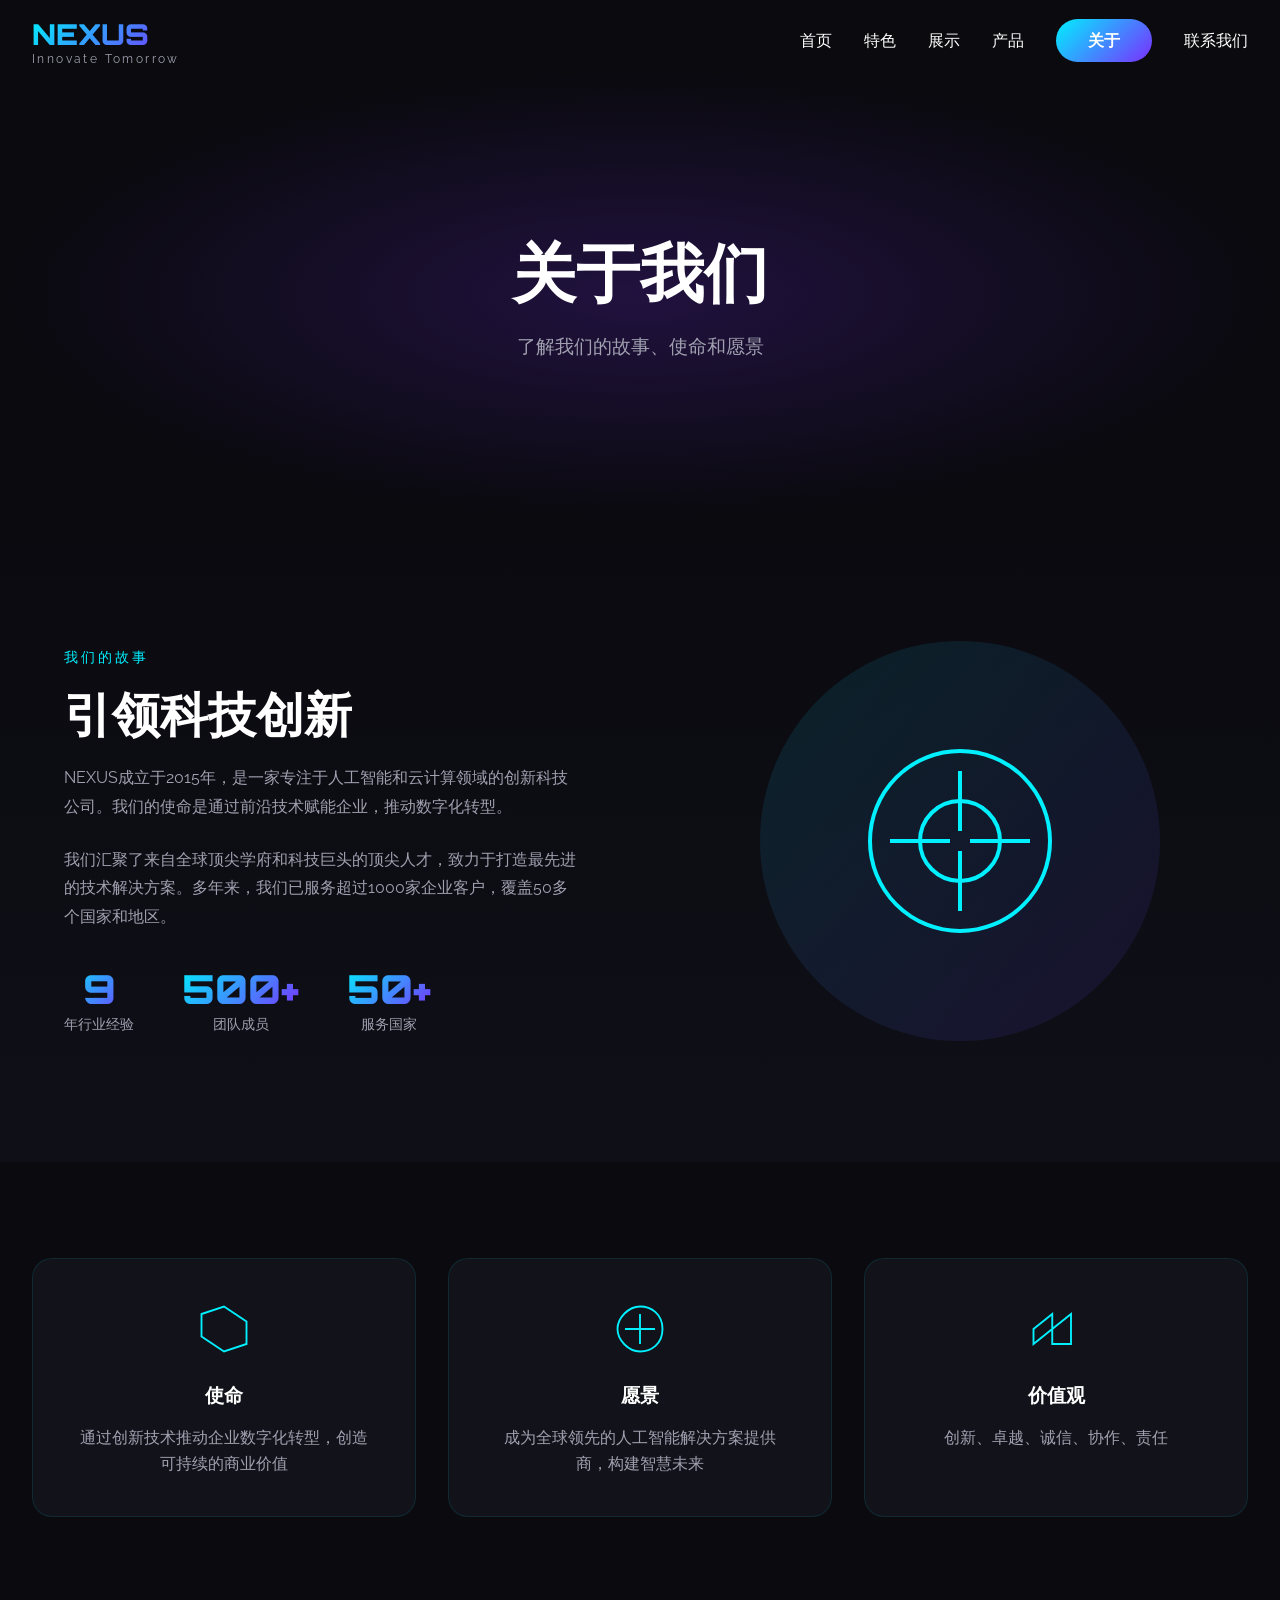
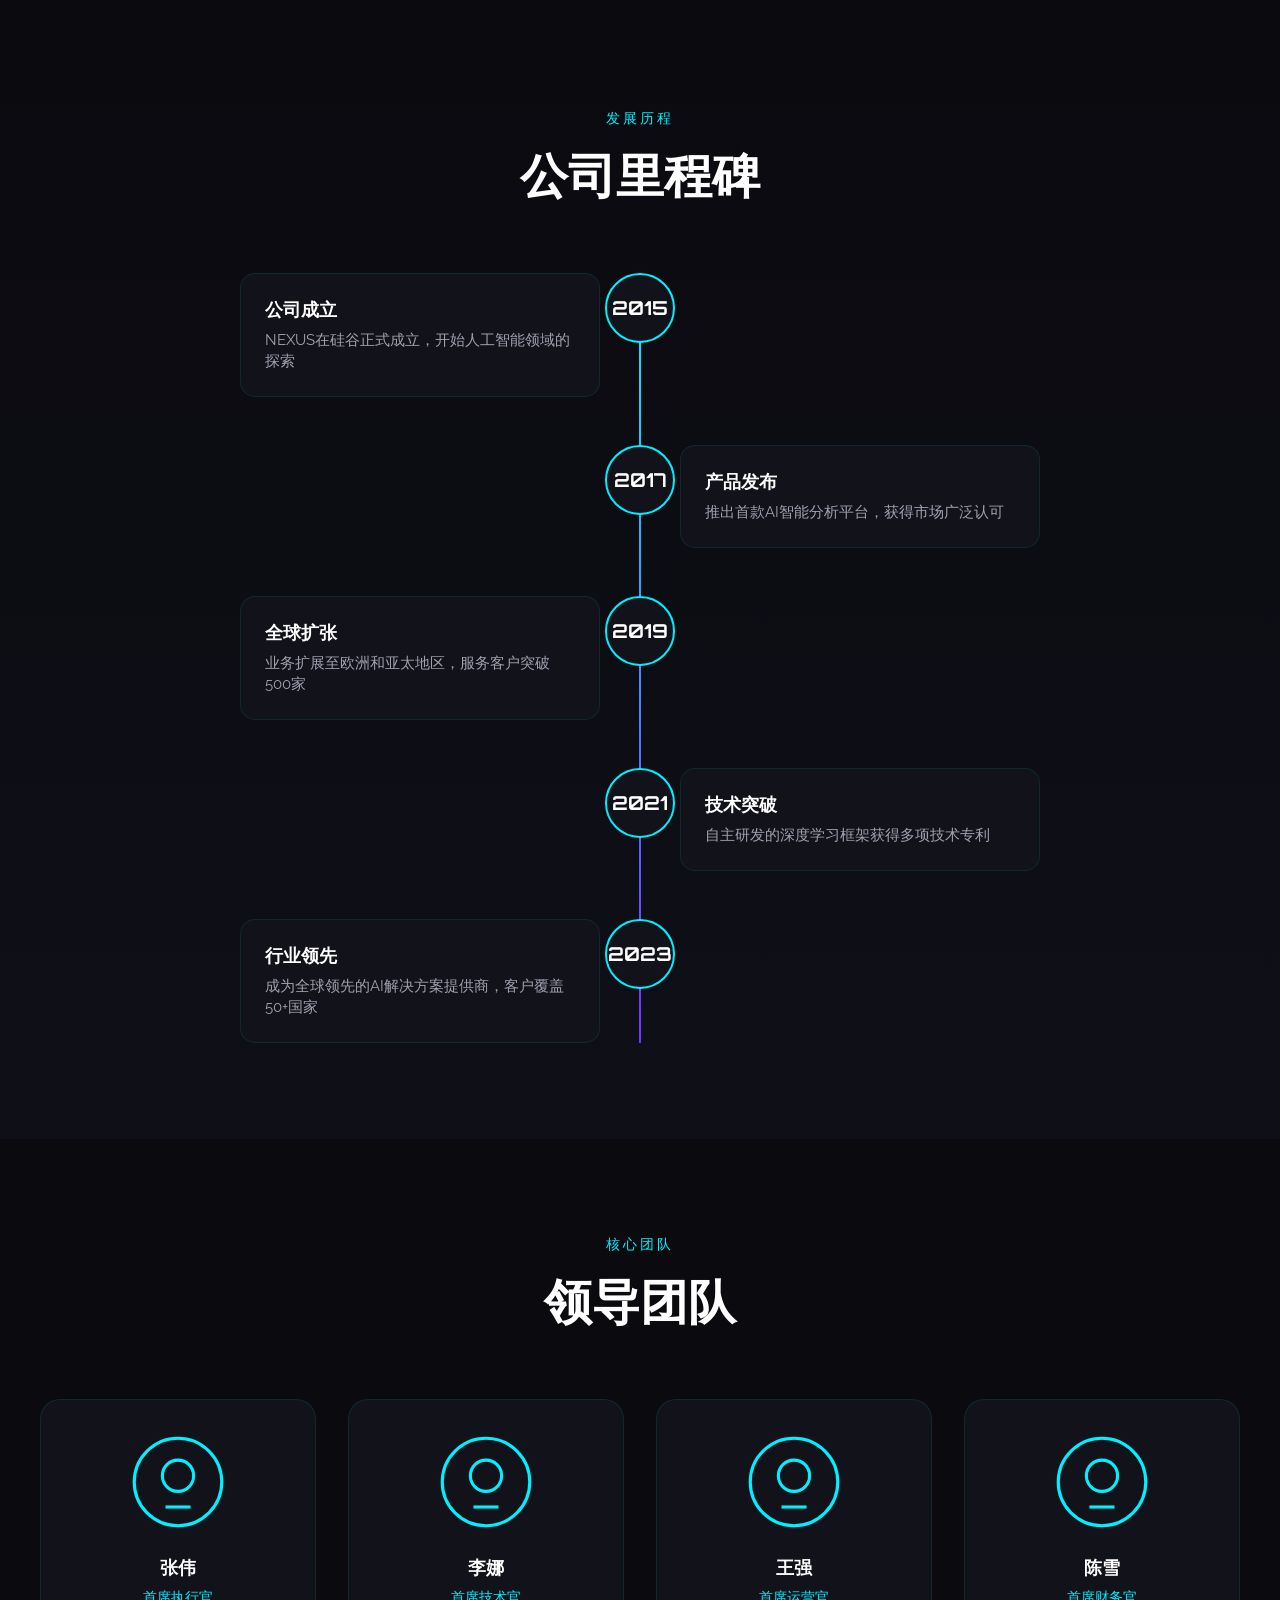
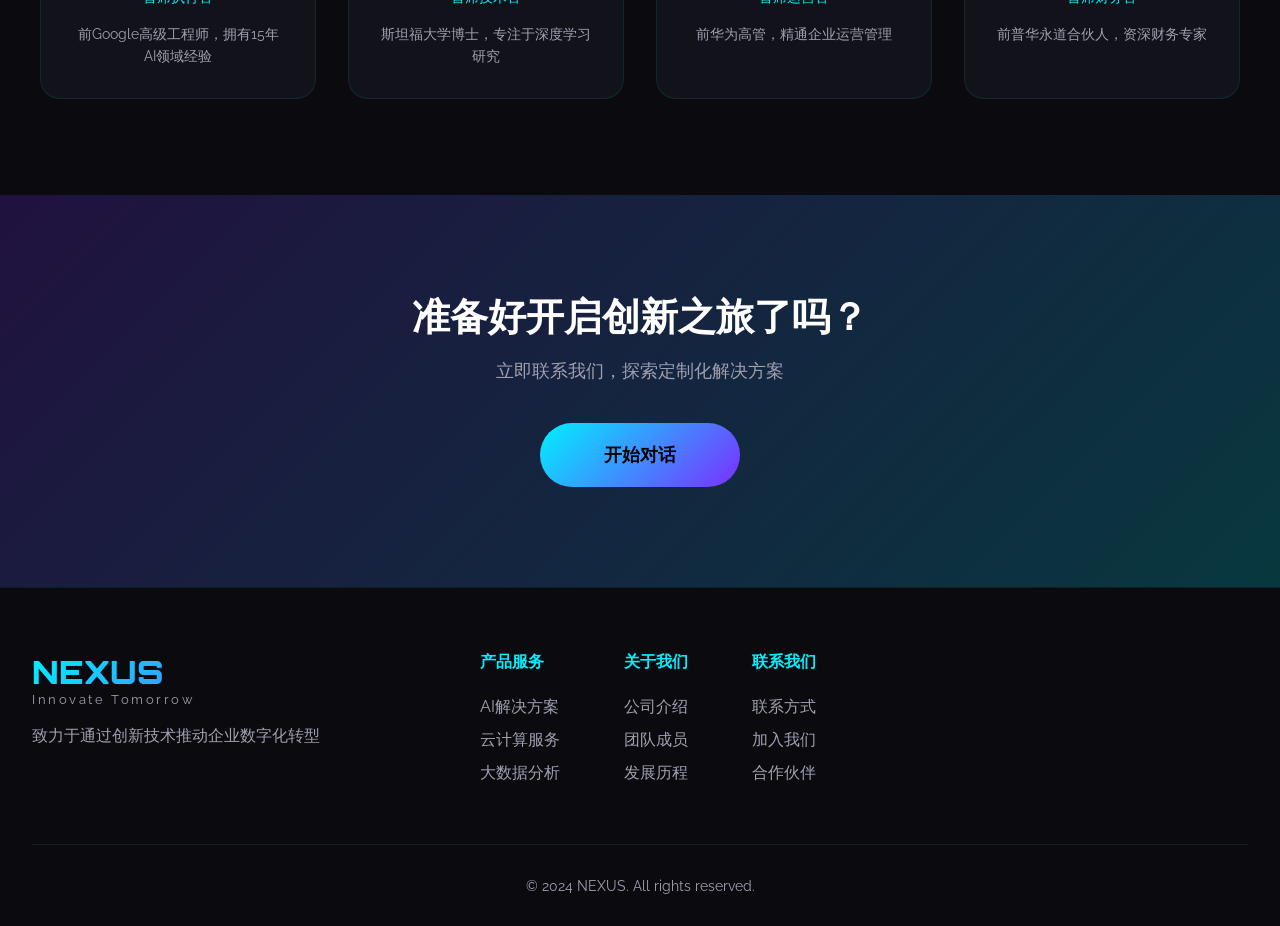
<file: about.html>
<!DOCTYPE html>
<html lang="zh-CN">
<head>
    <meta charset="UTF-8">
    <meta name="viewport" content="width=device-width, initial-scale=1.0">
    <title>NEXUS - 关于我们</title>
    <link rel="stylesheet" href="styles.css">
    <link href="https://fonts.googleapis.com/css2?family=Orbitron:wght@400;700;900&family=Raleway:wght@300;400;600;800&display=swap" rel="stylesheet">
</head>
<body>
    <nav class="navbar" id="navbar">
        <div class="nav-container">
            <div class="logo">
                <span class="logo-text">NEXUS</span>
                <span class="logo-sub">Innovate Tomorrow</span>
            </div>
            <ul class="nav-links" id="navLinks">
                <li><a href="index.html" class="nav-link">首页</a></li>
                <li><a href="index.html#features" class="nav-link">特色</a></li>
                <li><a href="index.html#showcase" class="nav-link">展示</a></li>
                <li><a href="products.html" class="nav-link">产品</a></li>
                <li><a href="about.html" class="nav-link cta-btn">关于</a></li>
                <li><a href="contact.html" class="nav-link">联系我们</a></li>
            </ul>
            <button class="menu-toggle" id="menuToggle">
                <span></span>
                <span></span>
                <span></span>
            </button>
        </div>
    </nav>

    <section class="page-hero">
        <div class="page-hero-bg"></div>
        <div class="page-hero-content">
            <h1 class="page-title">关于我们</h1>
            <p class="page-subtitle">了解我们的故事、使命和愿景</p>
        </div>
    </section>

    <section class="about-section">
        <div class="about-content">
            <div class="about-text">
                <span class="section-tag">我们的故事</span>
                <h2 class="section-title">引领科技创新</h2>
                <p class="about-desc">
                    NEXUS成立于2015年，是一家专注于人工智能和云计算领域的创新科技公司。我们的使命是通过前沿技术赋能企业，推动数字化转型。
                </p>
                <p class="about-desc">
                    我们汇聚了来自全球顶尖学府和科技巨头的顶尖人才，致力于打造最先进的技术解决方案。多年来，我们已服务超过1000家企业客户，覆盖50多个国家和地区。
                </p>
                <div class="about-stats">
                    <div class="about-stat">
                        <span class="stat-num">9</span>
                        <span class="stat-text">年行业经验</span>
                    </div>
                    <div class="about-stat">
                        <span class="stat-num">500+</span>
                        <span class="stat-text">团队成员</span>
                    </div>
                    <div class="about-stat">
                        <span class="stat-num">50+</span>
                        <span class="stat-text">服务国家</span>
                    </div>
                </div>
            </div>
            <div class="about-visual">
                <div class="about-image">
                    <div class="about-icon">
                        <svg viewBox="0 0 100 100">
                            <circle cx="50" cy="50" r="45" fill="none" stroke="currentColor" stroke-width="2"/>
                            <path d="M50 15v30M50 55v30M15 50h30M55 50h30" stroke="currentColor" stroke-width="2"/>
                            <circle cx="50" cy="50" r="20" fill="none" stroke="currentColor" stroke-width="2"/>
                        </svg>
                    </div>
                </div>
            </div>
        </div>
    </section>

    <section class="mission-section">
        <div class="mission-content">
            <div class="mission-card">
                <div class="mission-icon">
                    <svg viewBox="0 0 64 64">
                        <path d="M32 8l24 16v24L32 56 8 40V16L32 8z" fill="none" stroke="currentColor" stroke-width="2"/>
                    </svg>
                </div>
                <h3 class="mission-title">使命</h3>
                <p class="mission-desc">通过创新技术推动企业数字化转型，创造可持续的商业价值</p>
            </div>
            <div class="mission-card">
                <div class="mission-icon">
                    <svg viewBox="0 0 64 64">
                        <path d="M32 8c12 0 24 8 24 24s-12 24-24 24S8 44 8 32 20 8 32 8z" fill="none" stroke="currentColor" stroke-width="2"/>
                        <path d="M32 16v32M16 32h32" stroke="currentColor" stroke-width="2"/>
                    </svg>
                </div>
                <h3 class="mission-title">愿景</h3>
                <p class="mission-desc">成为全球领先的人工智能解决方案提供商，构建智慧未来</p>
            </div>
            <div class="mission-card">
                <div class="mission-icon">
                    <svg viewBox="0 0 64 64">
                        <path d="M8 32l20-16v16l20-16v32L28 48v-16L8 48V32z" fill="none" stroke="currentColor" stroke-width="2"/>
                    </svg>
                </div>
                <h3 class="mission-title">价值观</h3>
                <p class="mission-desc">创新、卓越、诚信、协作、责任</p>
            </div>
        </div>
    </section>

    <section class="timeline-section">
        <div class="section-header">
            <span class="section-tag">发展历程</span>
            <h2 class="section-title">公司里程碑</h2>
        </div>
        <div class="timeline">
            <div class="timeline-item">
                <div class="timeline-year">2015</div>
                <div class="timeline-content">
                    <h3 class="timeline-title">公司成立</h3>
                    <p class="timeline-desc">NEXUS在硅谷正式成立，开始人工智能领域的探索</p>
                </div>
            </div>
            <div class="timeline-item">
                <div class="timeline-year">2017</div>
                <div class="timeline-content">
                    <h3 class="timeline-title">产品发布</h3>
                    <p class="timeline-desc">推出首款AI智能分析平台，获得市场广泛认可</p>
                </div>
            </div>
            <div class="timeline-item">
                <div class="timeline-year">2019</div>
                <div class="timeline-content">
                    <h3 class="timeline-title">全球扩张</h3>
                    <p class="timeline-desc">业务扩展至欧洲和亚太地区，服务客户突破500家</p>
                </div>
            </div>
            <div class="timeline-item">
                <div class="timeline-year">2021</div>
                <div class="timeline-content">
                    <h3 class="timeline-title">技术突破</h3>
                    <p class="timeline-desc">自主研发的深度学习框架获得多项技术专利</p>
                </div>
            </div>
            <div class="timeline-item">
                <div class="timeline-year">2023</div>
                <div class="timeline-content">
                    <h3 class="timeline-title">行业领先</h3>
                    <p class="timeline-desc">成为全球领先的AI解决方案提供商，客户覆盖50+国家</p>
                </div>
            </div>
        </div>
    </section>

    <section class="team-section">
        <div class="section-header">
            <span class="section-tag">核心团队</span>
            <h2 class="section-title">领导团队</h2>
        </div>
        <div class="team-grid">
            <div class="team-card">
                <div class="team-avatar">
                    <div class="avatar-placeholder">
                        <svg viewBox="0 0 64 64">
                            <circle cx="32" cy="32" r="28" fill="none" stroke="currentColor" stroke-width="2"/>
                            <circle cx="32" cy="28" r="10" fill="none" stroke="currentColor" stroke-width="2"/>
                            <path d="M24 48h16" stroke="currentColor" stroke-width="2"/>
                        </svg>
                    </div>
                </div>
                <h3 class="team-name">张伟</h3>
                <p class="team-title">首席执行官</p>
                <p class="team-desc">前Google高级工程师，拥有15年AI领域经验</p>
            </div>
            <div class="team-card">
                <div class="team-avatar">
                    <div class="avatar-placeholder">
                        <svg viewBox="0 0 64 64">
                            <circle cx="32" cy="32" r="28" fill="none" stroke="currentColor" stroke-width="2"/>
                            <circle cx="32" cy="28" r="10" fill="none" stroke="currentColor" stroke-width="2"/>
                            <path d="M24 48h16" stroke="currentColor" stroke-width="2"/>
                        </svg>
                    </div>
                </div>
                <h3 class="team-name">李娜</h3>
                <p class="team-title">首席技术官</p>
                <p class="team-desc">斯坦福大学博士，专注于深度学习研究</p>
            </div>
            <div class="team-card">
                <div class="team-avatar">
                    <div class="avatar-placeholder">
                        <svg viewBox="0 0 64 64">
                            <circle cx="32" cy="32" r="28" fill="none" stroke="currentColor" stroke-width="2"/>
                            <circle cx="32" cy="28" r="10" fill="none" stroke="currentColor" stroke-width="2"/>
                            <path d="M24 48h16" stroke="currentColor" stroke-width="2"/>
                        </svg>
                    </div>
                </div>
                <h3 class="team-name">王强</h3>
                <p class="team-title">首席运营官</p>
                <p class="team-desc">前华为高管，精通企业运营管理</p>
            </div>
            <div class="team-card">
                <div class="team-avatar">
                    <div class="avatar-placeholder">
                        <svg viewBox="0 0 64 64">
                            <circle cx="32" cy="32" r="28" fill="none" stroke="currentColor" stroke-width="2"/>
                            <circle cx="32" cy="28" r="10" fill="none" stroke="currentColor" stroke-width="2"/>
                            <path d="M24 48h16" stroke="currentColor" stroke-width="2"/>
                        </svg>
                    </div>
                </div>
                <h3 class="team-name">陈雪</h3>
                <p class="team-title">首席财务官</p>
                <p class="team-desc">前普华永道合伙人，资深财务专家</p>
            </div>
        </div>
    </section>

    <section class="cta-section">
        <div class="cta-content">
            <h2 class="cta-title">准备好开启创新之旅了吗？</h2>
            <p class="cta-desc">立即联系我们，探索定制化解决方案</p>
            <a href="contact.html" class="btn btn-primary btn-large">开始对话</a>
        </div>
    </section>

    <footer class="footer">
        <div class="footer-content">
            <div class="footer-brand">
                <span class="footer-logo">NEXUS</span>
                <p class="footer-tagline">Innovate Tomorrow</p>
                <p class="footer-about">致力于通过创新技术推动企业数字化转型</p>
            </div>
            <div class="footer-links">
                <div class="footer-link-group">
                    <h4>产品服务</h4>
                    <ul>
                        <li><a href="products.html">AI解决方案</a></li>
                        <li><a href="products.html">云计算服务</a></li>
                        <li><a href="products.html">大数据分析</a></li>
                    </ul>
                </div>
                <div class="footer-link-group">
                    <h4>关于我们</h4>
                    <ul>
                        <li><a href="about.html">公司介绍</a></li>
                        <li><a href="about.html">团队成员</a></li>
                        <li><a href="about.html">发展历程</a></li>
                    </ul>
                </div>
                <div class="footer-link-group">
                    <h4>联系我们</h4>
                    <ul>
                        <li><a href="contact.html">联系方式</a></li>
                        <li><a href="contact.html">加入我们</a></li>
                        <li><a href="contact.html">合作伙伴</a></li>
                    </ul>
                </div>
            </div>
        </div>
        <div class="footer-bottom">
            <p>&copy; 2024 NEXUS. All rights reserved.</p>
        </div>
    </footer>

    <script src="script.js"></script>
</body>
</html>
</file>
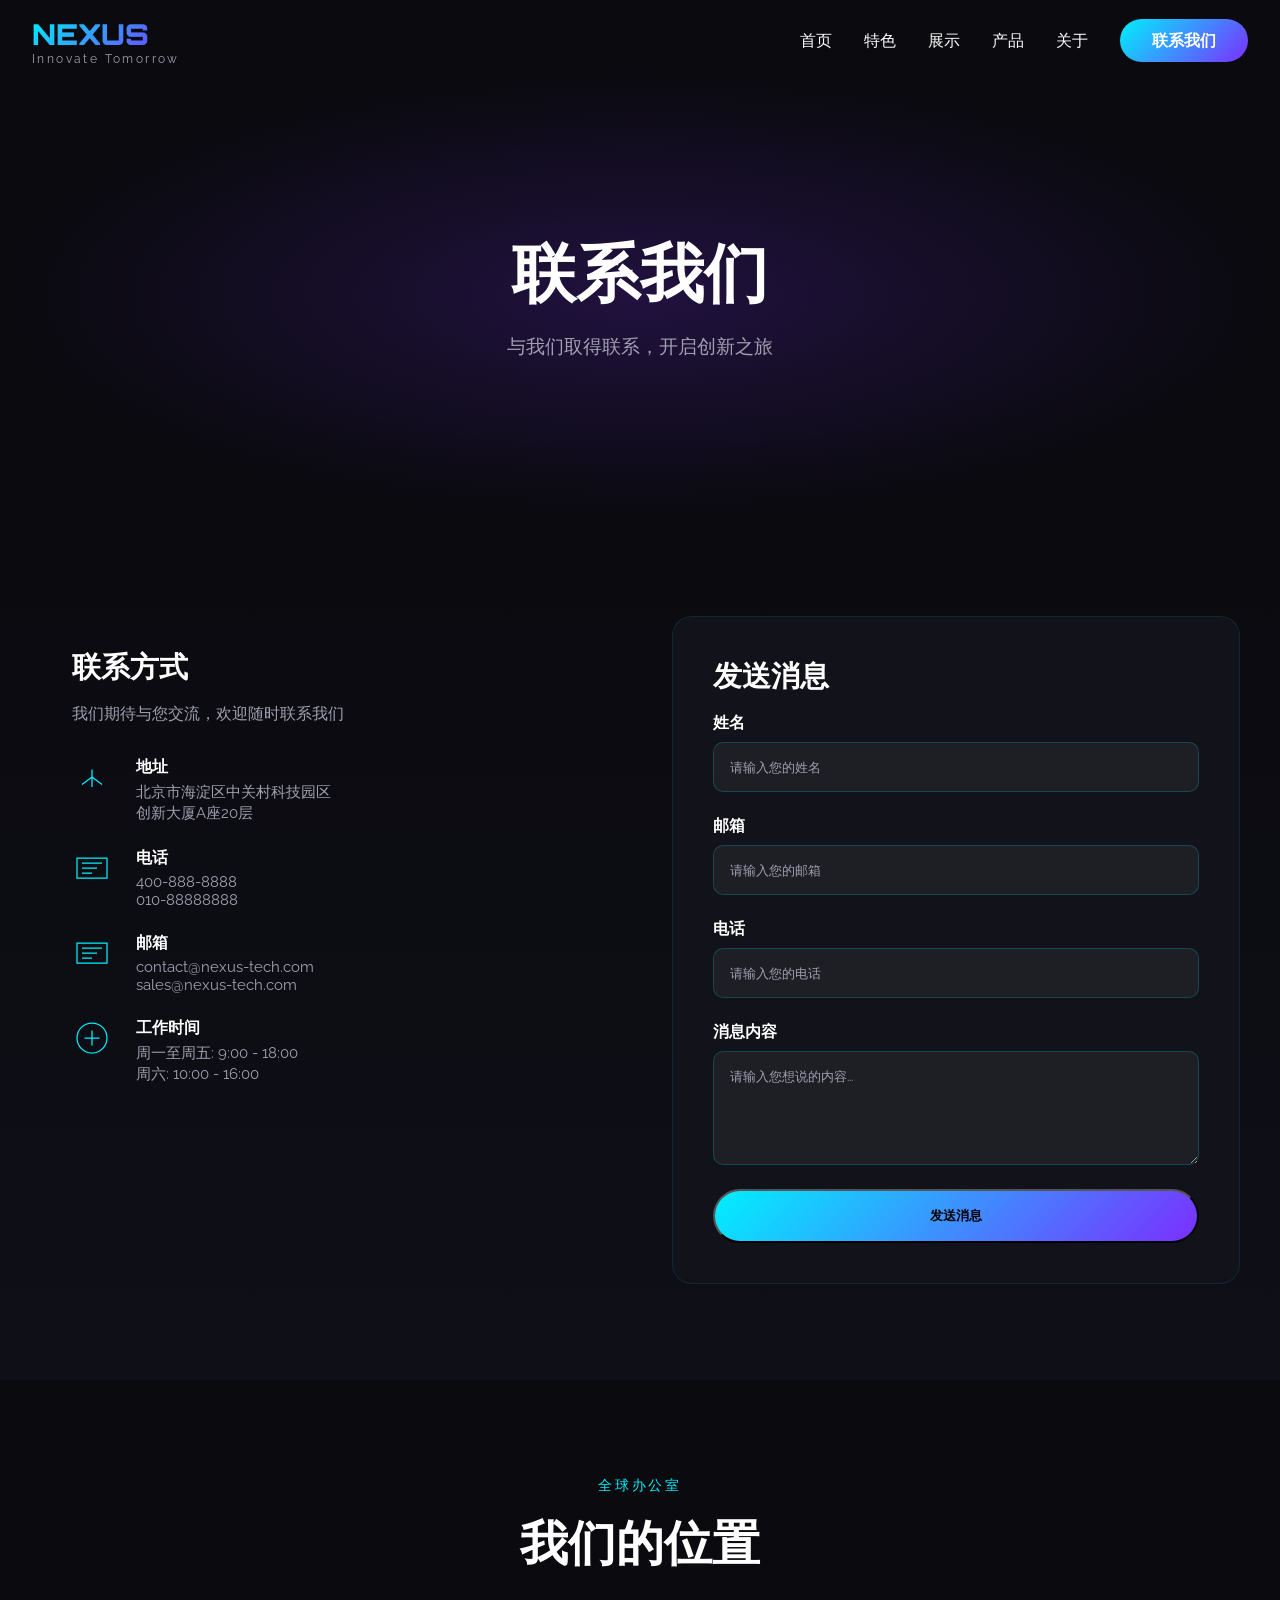
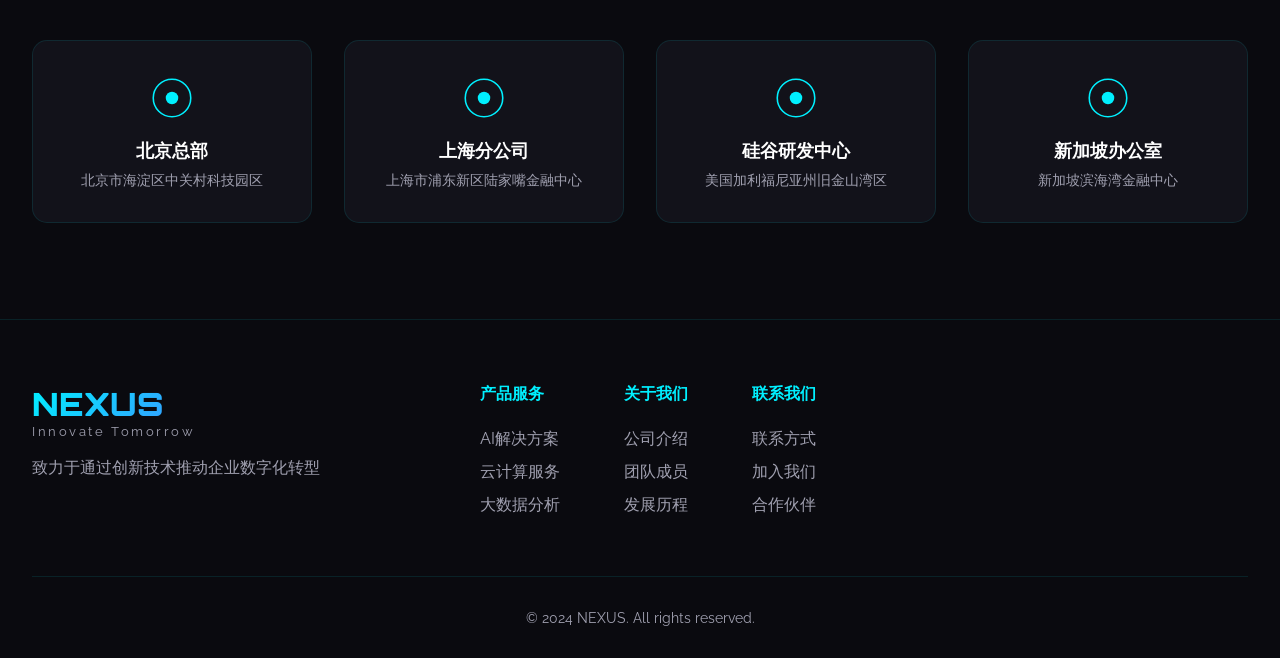
<file: contact.html>
<!DOCTYPE html>
<html lang="zh-CN">
<head>
    <meta charset="UTF-8">
    <meta name="viewport" content="width=device-width, initial-scale=1.0">
    <title>NEXUS - 联系我们</title>
    <link rel="stylesheet" href="styles.css">
    <link href="https://fonts.googleapis.com/css2?family=Orbitron:wght@400;700;900&family=Raleway:wght@300;400;600;800&display=swap" rel="stylesheet">
</head>
<body>
    <nav class="navbar" id="navbar">
        <div class="nav-container">
            <div class="logo">
                <span class="logo-text">NEXUS</span>
                <span class="logo-sub">Innovate Tomorrow</span>
            </div>
            <ul class="nav-links" id="navLinks">
                <li><a href="index.html" class="nav-link">首页</a></li>
                <li><a href="index.html#features" class="nav-link">特色</a></li>
                <li><a href="index.html#showcase" class="nav-link">展示</a></li>
                <li><a href="products.html" class="nav-link">产品</a></li>
                <li><a href="about.html" class="nav-link">关于</a></li>
                <li><a href="contact.html" class="nav-link cta-btn">联系我们</a></li>
            </ul>
            <button class="menu-toggle" id="menuToggle">
                <span></span>
                <span></span>
                <span></span>
            </button>
        </div>
    </nav>

    <section class="page-hero">
        <div class="page-hero-bg"></div>
        <div class="page-hero-content">
            <h1 class="page-title">联系我们</h1>
            <p class="page-subtitle">与我们取得联系，开启创新之旅</p>
        </div>
    </section>

    <section class="contact-section">
        <div class="contact-content">
            <div class="contact-info">
                <h2 class="contact-title">联系方式</h2>
                <p class="contact-desc">我们期待与您交流，欢迎随时联系我们</p>
                
                <div class="contact-details">
                    <div class="contact-item">
                        <div class="contact-icon">
                            <svg viewBox="0 0 64 64">
                                <path d="M16 44l16-12 16 12M32 48V20" stroke="currentColor" stroke-width="2" fill="none"/>
                            </svg>
                        </div>
                        <div class="contact-text">
                            <h4>地址</h4>
                            <p>北京市海淀区中关村科技园区</p>
                            <p>创新大厦A座20层</p>
                        </div>
                    </div>
                    <div class="contact-item">
                        <div class="contact-icon">
                            <svg viewBox="0 0 64 64">
                                <path d="M8 16h48v32H8z" fill="none" stroke="currentColor" stroke-width="2"/>
                                <path d="M16 24h32M16 32h24M16 40h16" stroke="currentColor" stroke-width="2"/>
                            </svg>
                        </div>
                        <div class="contact-text">
                            <h4>电话</h4>
                            <p>400-888-8888</p>
                            <p>010-88888888</p>
                        </div>
                    </div>
                    <div class="contact-item">
                        <div class="contact-icon">
                            <svg viewBox="0 0 64 64">
                                <path d="M8 16h48v32H8z" fill="none" stroke="currentColor" stroke-width="2"/>
                                <path d="M16 24h32M16 32h24M16 40h16" stroke="currentColor" stroke-width="2"/>
                            </svg>
                        </div>
                        <div class="contact-text">
                            <h4>邮箱</h4>
                            <p>contact@nexus-tech.com</p>
                            <p>sales@nexus-tech.com</p>
                        </div>
                    </div>
                    <div class="contact-item">
                        <div class="contact-icon">
                            <svg viewBox="0 0 64 64">
                                <circle cx="32" cy="32" r="24" fill="none" stroke="currentColor" stroke-width="2"/>
                                <path d="M32 20v24M20 32h24" stroke="currentColor" stroke-width="2"/>
                            </svg>
                        </div>
                        <div class="contact-text">
                            <h4>工作时间</h4>
                            <p>周一至周五: 9:00 - 18:00</p>
                            <p>周六: 10:00 - 16:00</p>
                        </div>
                    </div>
                </div>
            </div>
            
            <div class="contact-form-container">
                <h2 class="contact-title">发送消息</h2>
                <form id="contactForm" class="contact-form">
                    <div class="form-group">
                        <label for="name">姓名</label>
                        <input type="text" id="name" name="name" placeholder="请输入您的姓名" required>
                    </div>
                    <div class="form-group">
                        <label for="email">邮箱</label>
                        <input type="email" id="email" name="email" placeholder="请输入您的邮箱" required>
                    </div>
                    <div class="form-group">
                        <label for="phone">电话</label>
                        <input type="tel" id="phone" name="phone" placeholder="请输入您的电话">
                    </div>
                    <div class="form-group">
                        <label for="message">消息内容</label>
                        <textarea id="message" name="message" placeholder="请输入您想说的内容..." required rows="5"></textarea>
                    </div>
                    <button type="submit" class="btn btn-primary btn-full">发送消息</button>
                </form>
                <div id="formSuccess" class="form-success">
                    <div class="success-icon">
                        <svg viewBox="0 0 64 64">
                            <circle cx="32" cy="32" r="28" fill="none" stroke="currentColor" stroke-width="2"/>
                            <path d="M20 32l8 8 16-16" stroke="currentColor" stroke-width="2" fill="none"/>
                        </svg>
                    </div>
                    <h3>发送成功！</h3>
                    <p>感谢您的留言，我们会尽快与您联系。</p>
                </div>
            </div>
        </div>
    </section>

    <section class="locations">
        <div class="section-header">
            <span class="section-tag">全球办公室</span>
            <h2 class="section-title">我们的位置</h2>
        </div>
        <div class="locations-grid">
            <div class="location-card">
                <div class="location-icon">
                    <svg viewBox="0 0 64 64">
                        <circle cx="32" cy="32" r="24" fill="none" stroke="currentColor" stroke-width="2"/>
                        <circle cx="32" cy="32" r="8" fill="currentColor"/>
                    </svg>
                </div>
                <h3 class="location-name">北京总部</h3>
                <p class="location-desc">北京市海淀区中关村科技园区</p>
            </div>
            <div class="location-card">
                <div class="location-icon">
                    <svg viewBox="0 0 64 64">
                        <circle cx="32" cy="32" r="24" fill="none" stroke="currentColor" stroke-width="2"/>
                        <circle cx="32" cy="32" r="8" fill="currentColor"/>
                    </svg>
                </div>
                <h3 class="location-name">上海分公司</h3>
                <p class="location-desc">上海市浦东新区陆家嘴金融中心</p>
            </div>
            <div class="location-card">
                <div class="location-icon">
                    <svg viewBox="0 0 64 64">
                        <circle cx="32" cy="32" r="24" fill="none" stroke="currentColor" stroke-width="2"/>
                        <circle cx="32" cy="32" r="8" fill="currentColor"/>
                    </svg>
                </div>
                <h3 class="location-name">硅谷研发中心</h3>
                <p class="location-desc">美国加利福尼亚州旧金山湾区</p>
            </div>
            <div class="location-card">
                <div class="location-icon">
                    <svg viewBox="0 0 64 64">
                        <circle cx="32" cy="32" r="24" fill="none" stroke="currentColor" stroke-width="2"/>
                        <circle cx="32" cy="32" r="8" fill="currentColor"/>
                    </svg>
                </div>
                <h3 class="location-name">新加坡办公室</h3>
                <p class="location-desc">新加坡滨海湾金融中心</p>
            </div>
        </div>
    </section>

    <footer class="footer">
        <div class="footer-content">
            <div class="footer-brand">
                <span class="footer-logo">NEXUS</span>
                <p class="footer-tagline">Innovate Tomorrow</p>
                <p class="footer-about">致力于通过创新技术推动企业数字化转型</p>
            </div>
            <div class="footer-links">
                <div class="footer-link-group">
                    <h4>产品服务</h4>
                    <ul>
                        <li><a href="products.html">AI解决方案</a></li>
                        <li><a href="products.html">云计算服务</a></li>
                        <li><a href="products.html">大数据分析</a></li>
                    </ul>
                </div>
                <div class="footer-link-group">
                    <h4>关于我们</h4>
                    <ul>
                        <li><a href="about.html">公司介绍</a></li>
                        <li><a href="about.html">团队成员</a></li>
                        <li><a href="about.html">发展历程</a></li>
                    </ul>
                </div>
                <div class="footer-link-group">
                    <h4>联系我们</h4>
                    <ul>
                        <li><a href="contact.html">联系方式</a></li>
                        <li><a href="contact.html">加入我们</a></li>
                        <li><a href="contact.html">合作伙伴</a></li>
                    </ul>
                </div>
            </div>
        </div>
        <div class="footer-bottom">
            <p>&copy; 2024 NEXUS. All rights reserved.</p>
        </div>
    </footer>

    <script src="script.js"></script>
</body>
</html>
</file>
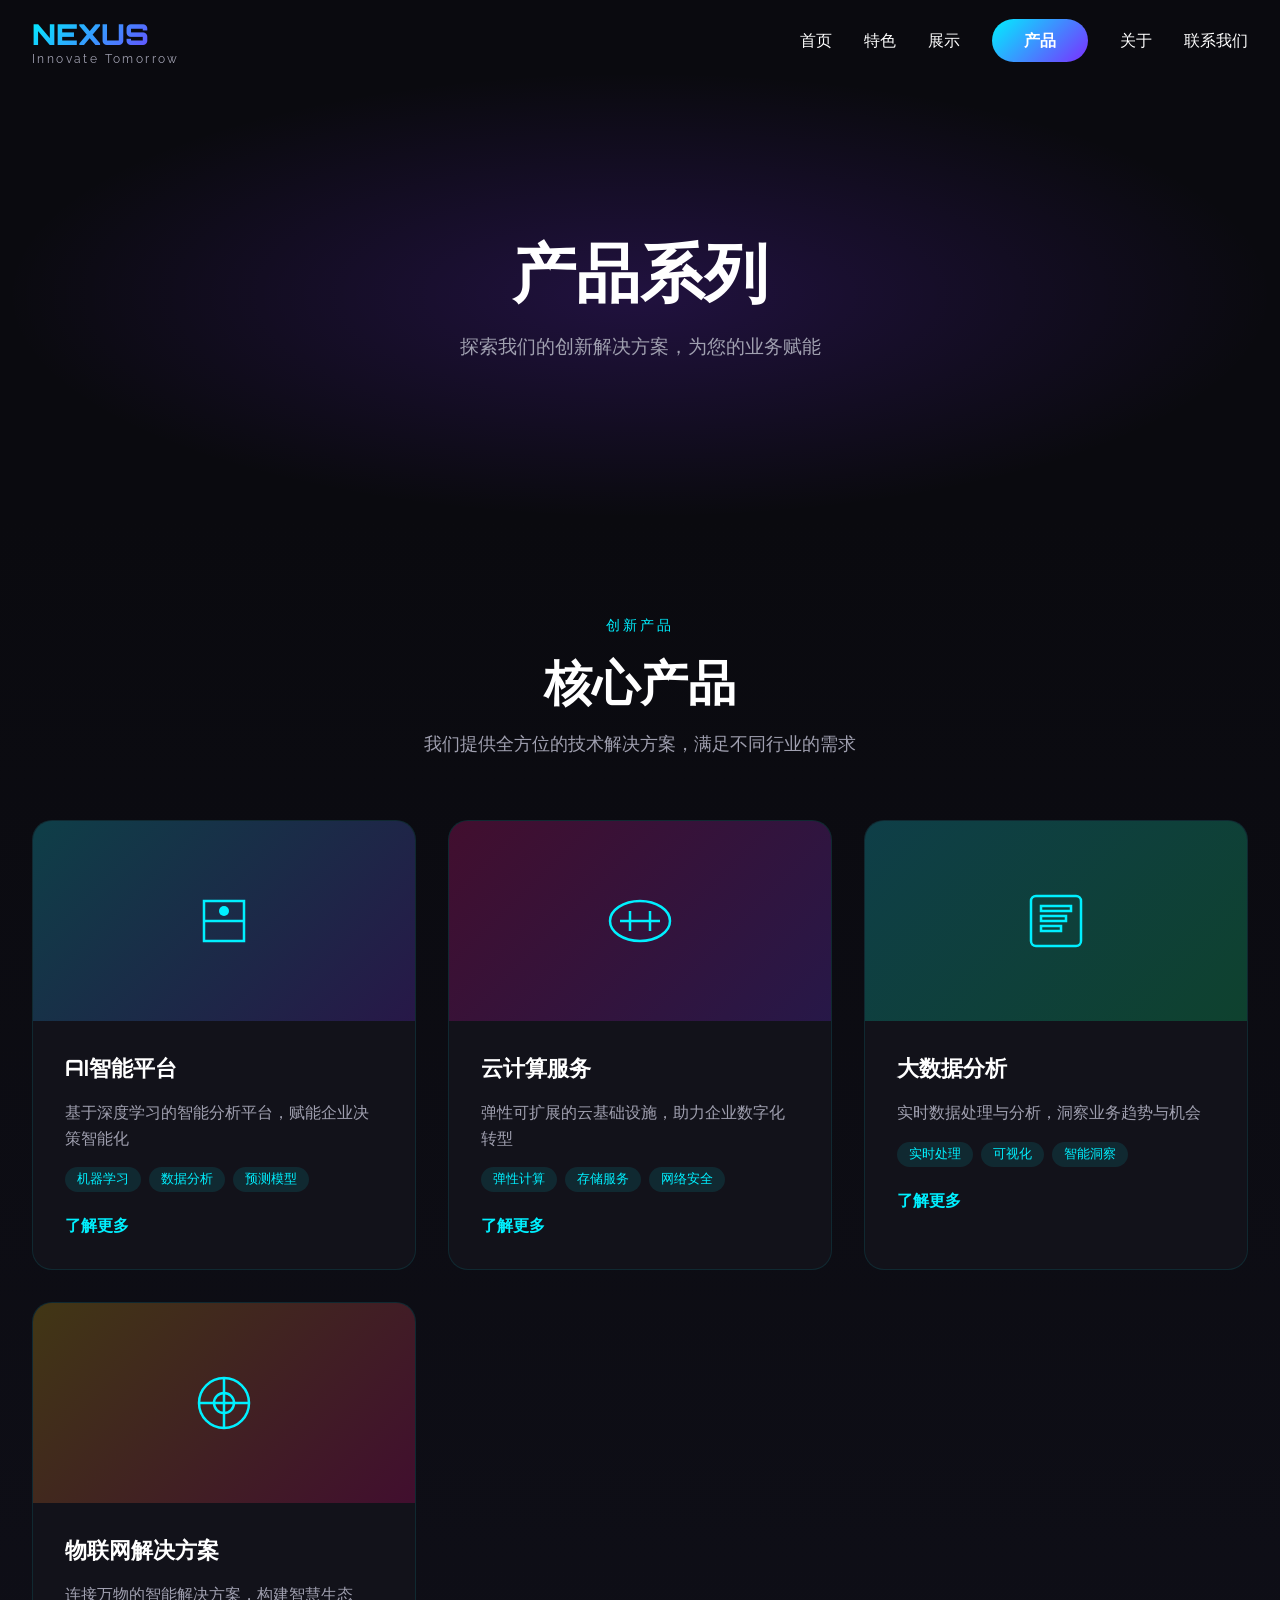
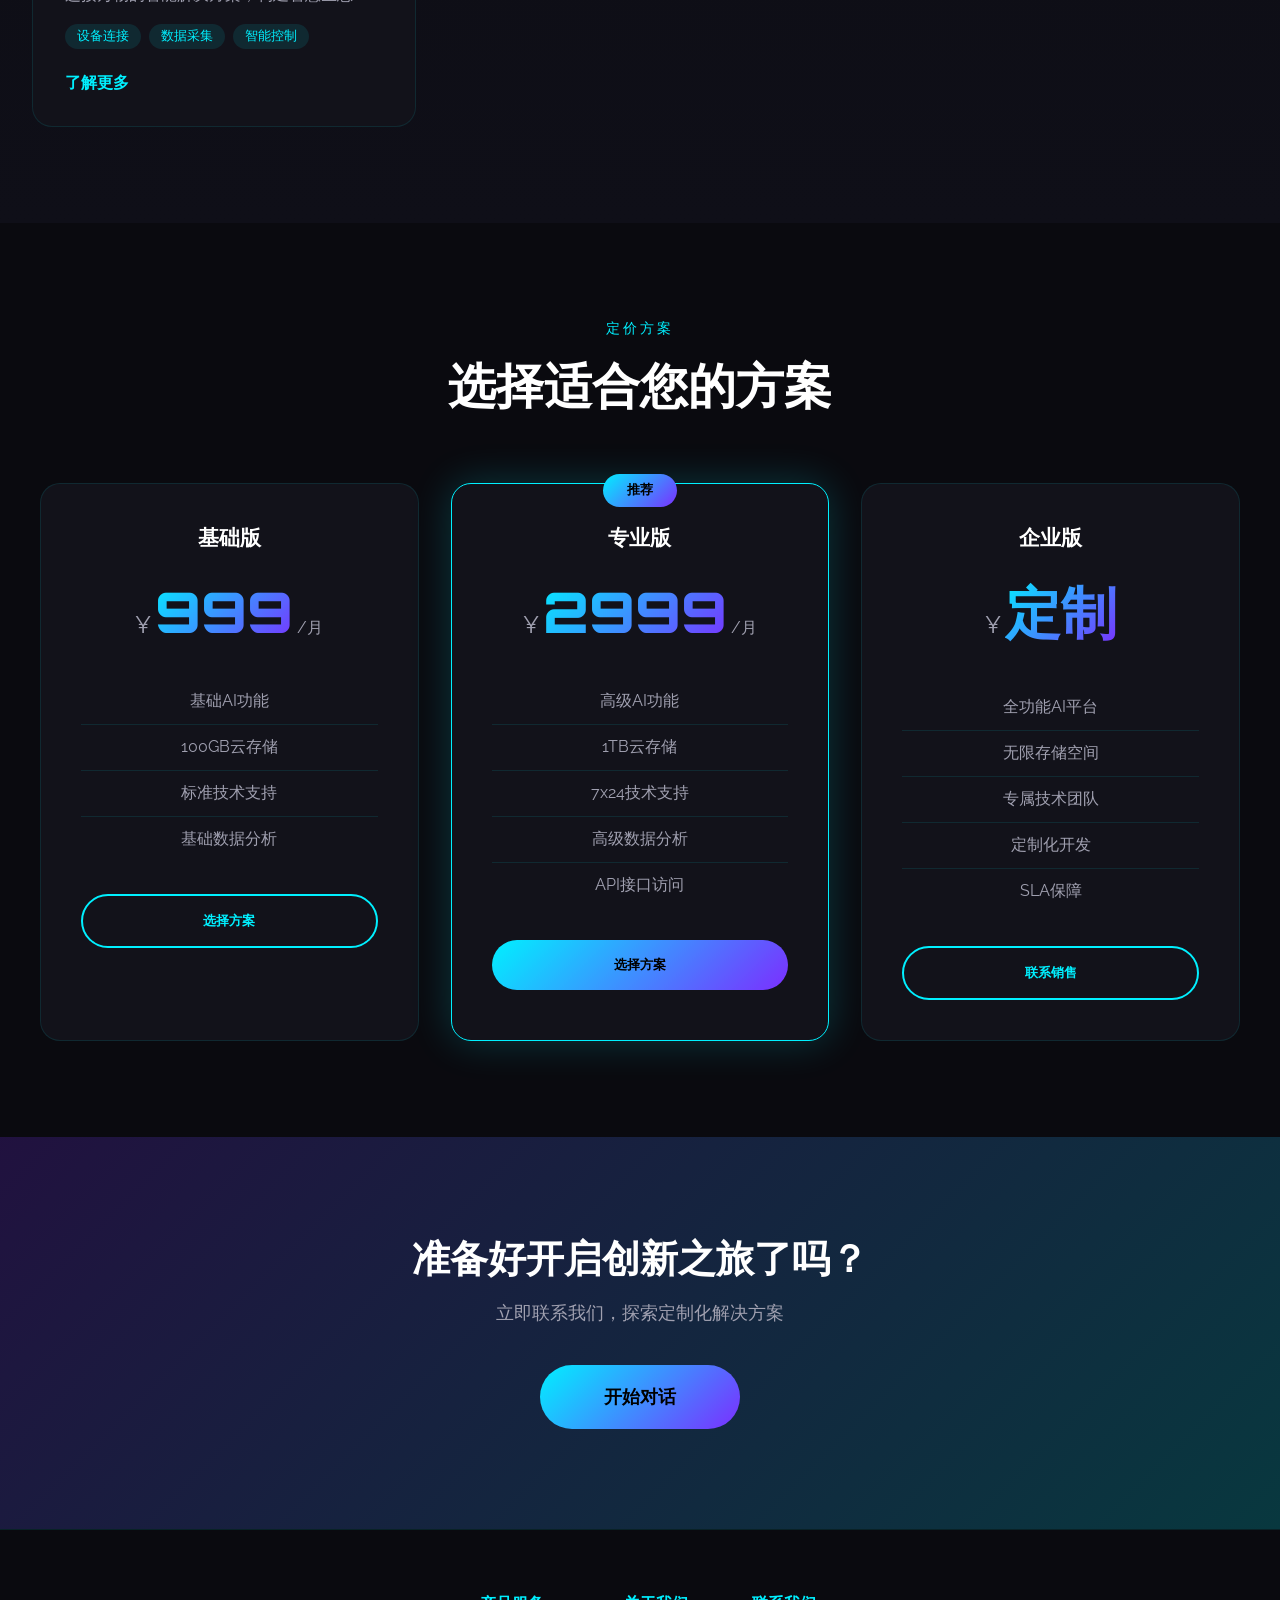
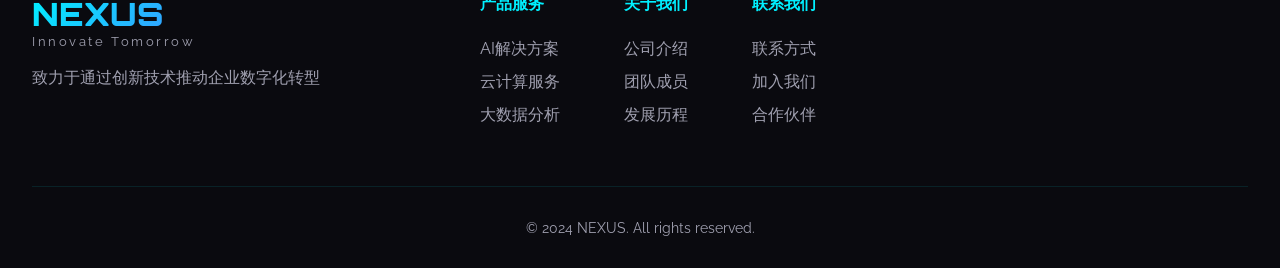
<file: products.html>
<!DOCTYPE html>
<html lang="zh-CN">
<head>
    <meta charset="UTF-8">
    <meta name="viewport" content="width=device-width, initial-scale=1.0">
    <title>NEXUS - 产品展示</title>
    <link rel="stylesheet" href="styles.css">
    <link href="https://fonts.googleapis.com/css2?family=Orbitron:wght@400;700;900&family=Raleway:wght@300;400;600;800&display=swap" rel="stylesheet">
</head>
<body>
    <nav class="navbar" id="navbar">
        <div class="nav-container">
            <div class="logo">
                <span class="logo-text">NEXUS</span>
                <span class="logo-sub">Innovate Tomorrow</span>
            </div>
            <ul class="nav-links" id="navLinks">
                <li><a href="index.html" class="nav-link">首页</a></li>
                <li><a href="index.html#features" class="nav-link">特色</a></li>
                <li><a href="index.html#showcase" class="nav-link">展示</a></li>
                <li><a href="products.html" class="nav-link cta-btn">产品</a></li>
                <li><a href="about.html" class="nav-link">关于</a></li>
                <li><a href="contact.html" class="nav-link">联系我们</a></li>
            </ul>
            <button class="menu-toggle" id="menuToggle">
                <span></span>
                <span></span>
                <span></span>
            </button>
        </div>
    </nav>

    <section class="page-hero">
        <div class="page-hero-bg"></div>
        <div class="page-hero-content">
            <h1 class="page-title">产品系列</h1>
            <p class="page-subtitle">探索我们的创新解决方案，为您的业务赋能</p>
        </div>
    </section>

    <section class="products">
        <div class="section-header">
            <span class="section-tag">创新产品</span>
            <h2 class="section-title">核心产品</h2>
            <p class="section-desc">我们提供全方位的技术解决方案，满足不同行业的需求</p>
        </div>
        
        <div class="products-grid">
            <div class="product-card">
                <div class="product-image">
                    <div class="product-icon-wrapper">
                        <svg viewBox="0 0 64 64">
                            <path d="M16 16h32v32H16z" fill="none" stroke="currentColor" stroke-width="2"/>
                            <path d="M16 32h32" stroke="currentColor" stroke-width="2"/>
                            <circle cx="32" cy="24" r="4" fill="currentColor"/>
                        </svg>
                    </div>
                </div>
                <div class="product-info">
                    <h3 class="product-title">AI智能平台</h3>
                    <p class="product-desc">基于深度学习的智能分析平台，赋能企业决策智能化</p>
                    <div class="product-features">
                        <span class="feature-badge">机器学习</span>
                        <span class="feature-badge">数据分析</span>
                        <span class="feature-badge">预测模型</span>
                    </div>
                    <a href="#" class="product-link">了解更多</a>
                </div>
            </div>

            <div class="product-card">
                <div class="product-image product-image-2">
                    <div class="product-icon-wrapper">
                        <svg viewBox="0 0 64 64">
                            <ellipse cx="32" cy="32" rx="24" ry="16" fill="none" stroke="currentColor" stroke-width="2"/>
                            <path d="M16 32h32" stroke="currentColor" stroke-width="2"/>
                            <path d="M24 24v16M40 24v16" stroke="currentColor" stroke-width="2"/>
                        </svg>
                    </div>
                </div>
                <div class="product-info">
                    <h3 class="product-title">云计算服务</h3>
                    <p class="product-desc">弹性可扩展的云基础设施，助力企业数字化转型</p>
                    <div class="product-features">
                        <span class="feature-badge">弹性计算</span>
                        <span class="feature-badge">存储服务</span>
                        <span class="feature-badge">网络安全</span>
                    </div>
                    <a href="#" class="product-link">了解更多</a>
                </div>
            </div>

            <div class="product-card">
                <div class="product-image product-image-3">
                    <div class="product-icon-wrapper">
                        <svg viewBox="0 0 64 64">
                            <rect x="12" y="12" width="40" height="40" rx="4" fill="none" stroke="currentColor" stroke-width="2"/>
                            <path d="M20 20h24v4H20zM20 28h20v4H20zM20 36h16v4H20z" fill="none" stroke="currentColor" stroke-width="2"/>
                        </svg>
                    </div>
                </div>
                <div class="product-info">
                    <h3 class="product-title">大数据分析</h3>
                    <p class="product-desc">实时数据处理与分析，洞察业务趋势与机会</p>
                    <div class="product-features">
                        <span class="feature-badge">实时处理</span>
                        <span class="feature-badge">可视化</span>
                        <span class="feature-badge">智能洞察</span>
                    </div>
                    <a href="#" class="product-link">了解更多</a>
                </div>
            </div>

            <div class="product-card">
                <div class="product-image product-image-4">
                    <div class="product-icon-wrapper">
                        <svg viewBox="0 0 64 64">
                            <circle cx="32" cy="32" r="20" fill="none" stroke="currentColor" stroke-width="2"/>
                            <path d="M32 12v40M12 32h40" stroke="currentColor" stroke-width="2"/>
                            <circle cx="32" cy="32" r="8" fill="none" stroke="currentColor" stroke-width="2"/>
                        </svg>
                    </div>
                </div>
                <div class="product-info">
                    <h3 class="product-title">物联网解决方案</h3>
                    <p class="product-desc">连接万物的智能解决方案，构建智慧生态</p>
                    <div class="product-features">
                        <span class="feature-badge">设备连接</span>
                        <span class="feature-badge">数据采集</span>
                        <span class="feature-badge">智能控制</span>
                    </div>
                    <a href="#" class="product-link">了解更多</a>
                </div>
            </div>
        </div>
    </section>

    <section class="pricing">
        <div class="section-header">
            <span class="section-tag">定价方案</span>
            <h2 class="section-title">选择适合您的方案</h2>
        </div>
        
        <div class="pricing-cards">
            <div class="pricing-card">
                <h3 class="pricing-title">基础版</h3>
                <div class="pricing-price">
                    <span class="currency">¥</span>
                    <span class="amount">999</span>
                    <span class="period">/月</span>
                </div>
                <ul class="pricing-features">
                    <li>基础AI功能</li>
                    <li>100GB云存储</li>
                    <li>标准技术支持</li>
                    <li>基础数据分析</li>
                </ul>
                <button class="pricing-btn">选择方案</button>
            </div>
            
            <div class="pricing-card pricing-card-featured">
                <div class="featured-badge">推荐</div>
                <h3 class="pricing-title">专业版</h3>
                <div class="pricing-price">
                    <span class="currency">¥</span>
                    <span class="amount">2999</span>
                    <span class="period">/月</span>
                </div>
                <ul class="pricing-features">
                    <li>高级AI功能</li>
                    <li>1TB云存储</li>
                    <li>7x24技术支持</li>
                    <li>高级数据分析</li>
                    <li>API接口访问</li>
                </ul>
                <button class="pricing-btn pricing-btn-primary">选择方案</button>
            </div>
            
            <div class="pricing-card">
                <h3 class="pricing-title">企业版</h3>
                <div class="pricing-price">
                    <span class="currency">¥</span>
                    <span class="amount">定制</span>
                </div>
                <ul class="pricing-features">
                    <li>全功能AI平台</li>
                    <li>无限存储空间</li>
                    <li>专属技术团队</li>
                    <li>定制化开发</li>
                    <li>SLA保障</li>
                </ul>
                <button class="pricing-btn">联系销售</button>
            </div>
        </div>
    </section>

    <section class="cta-section">
        <div class="cta-content">
            <h2 class="cta-title">准备好开启创新之旅了吗？</h2>
            <p class="cta-desc">立即联系我们，探索定制化解决方案</p>
            <a href="contact.html" class="btn btn-primary btn-large">开始对话</a>
        </div>
    </section>

    <footer class="footer">
        <div class="footer-content">
            <div class="footer-brand">
                <span class="footer-logo">NEXUS</span>
                <p class="footer-tagline">Innovate Tomorrow</p>
                <p class="footer-about">致力于通过创新技术推动企业数字化转型</p>
            </div>
            <div class="footer-links">
                <div class="footer-link-group">
                    <h4>产品服务</h4>
                    <ul>
                        <li><a href="products.html">AI解决方案</a></li>
                        <li><a href="products.html">云计算服务</a></li>
                        <li><a href="products.html">大数据分析</a></li>
                    </ul>
                </div>
                <div class="footer-link-group">
                    <h4>关于我们</h4>
                    <ul>
                        <li><a href="about.html">公司介绍</a></li>
                        <li><a href="about.html">团队成员</a></li>
                        <li><a href="about.html">发展历程</a></li>
                    </ul>
                </div>
                <div class="footer-link-group">
                    <h4>联系我们</h4>
                    <ul>
                        <li><a href="contact.html">联系方式</a></li>
                        <li><a href="contact.html">加入我们</a></li>
                        <li><a href="contact.html">合作伙伴</a></li>
                    </ul>
                </div>
            </div>
        </div>
        <div class="footer-bottom">
            <p>&copy; 2024 NEXUS. All rights reserved.</p>
        </div>
    </footer>

    <script src="script.js"></script>
</body>
</html>
</file>
<file: styles.css>
:root {
    --primary-color: #00f0ff;
    --secondary-color: #7b2fff;
    --accent-color: #ff0080;
    --bg-dark: #0a0a0f;
    --bg-card: #12121a;
    --text-primary: #ffffff;
    --text-secondary: #a0a0b0;
    --font-display: 'Orbitron', sans-serif;
    --font-body: 'Raleway', sans-serif;
}

* {
    margin: 0;
    padding: 0;
    box-sizing: border-box;
}

html {
    scroll-behavior: smooth;
}

body {
    font-family: var(--font-body);
    background-color: var(--bg-dark);
    color: var(--text-primary);
    overflow-x: hidden;
}

.navbar {
    position: fixed;
    top: 0;
    left: 0;
    width: 100%;
    z-index: 1000;
    transition: all 0.3s ease;
}

.navbar.scrolled {
    background: rgba(10, 10, 15, 0.95);
    backdrop-filter: blur(20px);
    box-shadow: 0 0 30px rgba(0, 240, 255, 0.1);
}

.nav-container {
    max-width: 1400px;
    margin: 0 auto;
    padding: 1rem 2rem;
    display: flex;
    justify-content: space-between;
    align-items: center;
}

.logo {
    display: flex;
    flex-direction: column;
}

.logo-text {
    font-family: var(--font-display);
    font-size: 1.8rem;
    font-weight: 900;
    background: linear-gradient(135deg, var(--primary-color), var(--secondary-color));
    -webkit-background-clip: text;
    -webkit-text-fill-color: transparent;
    background-clip: text;
}

.logo-sub {
    font-size: 0.75rem;
    color: var(--text-secondary);
    letter-spacing: 0.2em;
}

.nav-links {
    display: flex;
    list-style: none;
    gap: 2rem;
    align-items: center;
}

.nav-link {
    color: var(--text-primary);
    text-decoration: none;
    font-weight: 400;
    position: relative;
    transition: color 0.3s ease;
}

.nav-link:hover {
    color: var(--primary-color);
}

.nav-link::after {
    content: '';
    position: absolute;
    bottom: -5px;
    left: 0;
    width: 0;
    height: 2px;
    background: linear-gradient(90deg, var(--primary-color), var(--secondary-color));
    transition: width 0.3s ease;
}

.nav-link:hover::after {
    width: 100%;
}

.cta-btn {
    background: linear-gradient(135deg, var(--primary-color), var(--secondary-color));
    padding: 0.75rem 2rem;
    border-radius: 50px;
    font-weight: 600;
    transition: all 0.3s ease;
}

.cta-btn:hover {
    transform: translateY(-2px);
    box-shadow: 0 10px 30px rgba(0, 240, 255, 0.3);
    color: #000;
}

.menu-toggle {
    display: none;
    flex-direction: column;
    background: none;
    border: none;
    cursor: pointer;
}

.menu-toggle span {
    width: 25px;
    height: 2px;
    background: var(--text-primary);
    margin: 4px 0;
    transition: all 0.3s ease;
}

.menu-toggle.active span:nth-child(1) {
    transform: rotate(-45deg) translate(-5px, 6px);
}

.menu-toggle.active span:nth-child(2) {
    opacity: 0;
}

.menu-toggle.active span:nth-child(3) {
    transform: rotate(45deg) translate(-5px, -6px);
}

.hero {
    min-height: 100vh;
    display: flex;
    align-items: center;
    justify-content: center;
    position: relative;
    overflow: hidden;
}

.hero-bg {
    position: absolute;
    top: 0;
    left: 0;
    width: 100%;
    height: 100%;
    background: radial-gradient(ellipse at center, rgba(123, 47, 255, 0.2) 0%, transparent 50%),
                radial-gradient(ellipse at 20% 80%, rgba(0, 240, 255, 0.15) 0%, transparent 40%),
                radial-gradient(ellipse at 80% 20%, rgba(255, 0, 128, 0.1) 0%, transparent 40%);
    animation: bgPulse 8s ease-in-out infinite;
}

@keyframes bgPulse {
    0%, 100% { opacity: 1; }
    50% { opacity: 0.8; }
}

.hero-content {
    position: relative;
    z-index: 1;
    max-width: 1400px;
    width: 100%;
    margin: 0 auto;
    padding: 2rem;
    display: grid;
    grid-template-columns: 1fr 1fr;
    gap: 4rem;
    align-items: center;
}

.hero-tagline {
    font-size: 1.2rem;
    color: var(--primary-color);
    letter-spacing: 0.3em;
    text-transform: uppercase;
    margin-bottom: 1.5rem;
    animation: fadeInUp 0.8s ease-out;
}

.hero-title {
    font-family: var(--font-display);
    font-size: clamp(2.5rem, 6vw, 4.5rem);
    font-weight: 900;
    line-height: 1.2;
    margin-bottom: 1.5rem;
}

.title-word {
    display: block;
    opacity: 0;
    animation: fadeInUp 0.8s ease-out forwards;
    color: var(--text-primary);
}

.title-word.highlight {
    background: linear-gradient(135deg, var(--primary-color), var(--secondary-color));
    -webkit-background-clip: text;
    -webkit-text-fill-color: transparent;
    background-clip: text;
    animation: fadeInUp 0.8s ease-out 0.3s forwards;
}

.title-word:nth-child(2) { animation-delay: 0.1s; }
.title-word:nth-child(3) { animation-delay: 0.2s; }
.title-word:nth-child(4) { animation-delay: 0.3s; }

@keyframes fadeInUp {
    from {
        opacity: 0;
        transform: translateY(30px);
    }
    to {
        opacity: 1;
        transform: translateY(0);
    }
}

.hero-desc {
    font-size: 1.1rem;
    color: var(--text-secondary);
    line-height: 1.8;
    margin-bottom: 2.5rem;
    max-width: 500px;
    animation: fadeInUp 0.8s ease-out 0.4s forwards;
    opacity: 0;
}

.hero-buttons {
    display: flex;
    gap: 1.5rem;
    animation: fadeInUp 0.8s ease-out 0.5s forwards;
    opacity: 0;
}

.btn {
    display: inline-block;
    padding: 1rem 2.5rem;
    border-radius: 50px;
    font-weight: 600;
    text-decoration: none;
    transition: all 0.3s ease;
    position: relative;
    overflow: hidden;
}

.btn::before {
    content: '';
    position: absolute;
    top: 0;
    left: -100%;
    width: 100%;
    height: 100%;
    background: linear-gradient(90deg, transparent, rgba(255,255,255,0.2), transparent);
    transition: left 0.5s ease;
}

.btn:hover::before {
    left: 100%;
}

.btn-primary {
    background: linear-gradient(135deg, var(--primary-color), var(--secondary-color));
    color: #000;
}

.btn-primary:hover {
    transform: translateY(-3px);
    box-shadow: 0 15px 40px rgba(0, 240, 255, 0.4);
}

.btn-secondary {
    background: transparent;
    border: 2px solid var(--primary-color);
    color: var(--primary-color);
}

.btn-secondary:hover {
    background: var(--primary-color);
    color: #000;
    transform: translateY(-3px);
}

.hero-visual {
    display: flex;
    justify-content: center;
    align-items: center;
}

.orb-container {
    position: relative;
    width: 400px;
    height: 400px;
}

.orb {
    position: absolute;
    top: 50%;
    left: 50%;
    transform: translate(-50%, -50%);
    width: 200px;
    height: 200px;
    background: radial-gradient(circle at 30% 30%, rgba(0, 240, 255, 0.8), rgba(123, 47, 255, 0.6));
    border-radius: 50%;
    animation: orbFloat 6s ease-in-out infinite;
}

@keyframes orbFloat {
    0%, 100% { transform: translate(-50%, -50%) scale(1); }
    50% { transform: translate(-50%, -50%) scale(1.05); }
}

.orb-ring {
    position: absolute;
    top: 50%;
    left: 50%;
    border: 2px solid rgba(0, 240, 255, 0.3);
    border-radius: 50%;
    animation: ringRotate 20s linear infinite;
}

.orb-ring-1 {
    width: 300px;
    height: 300px;
    transform: translate(-50%, -50%);
}

.orb-ring-2 {
    width: 350px;
    height: 350px;
    transform: translate(-50%, -50%);
    animation-direction: reverse;
    animation-duration: 25s;
}

.orb-ring-3 {
    width: 400px;
    height: 400px;
    transform: translate(-50%, -50%);
    animation-duration: 30s;
}

@keyframes ringRotate {
    from { transform: translate(-50%, -50%) rotate(0deg); }
    to { transform: translate(-50%, -50%) rotate(360deg); }
}

.scroll-indicator {
    position: absolute;
    bottom: 3rem;
    left: 50%;
    transform: translateX(-50%);
    animation: bounce 2s ease-in-out infinite;
}

.scroll-arrow {
    width: 30px;
    height: 50px;
    border: 2px solid var(--primary-color);
    border-radius: 25px;
    position: relative;
}

.scroll-arrow::before {
    content: '';
    position: absolute;
    top: 10px;
    left: 50%;
    transform: translateX(-50%);
    width: 6px;
    height: 6px;
    background: var(--primary-color);
    border-radius: 50%;
    animation: scrollDot 1.5s ease-in-out infinite;
}

@keyframes bounce {
    0%, 100% { transform: translateX(-50%) translateY(0); }
    50% { transform: translateX(-50%) translateY(10px); }
}

@keyframes scrollDot {
    0%, 100% { top: 10px; opacity: 1; }
    50% { top: 30px; opacity: 0.5; }
}

.features {
    padding: 6rem 2rem;
    background: linear-gradient(180deg, var(--bg-dark) 0%, #0f0f18 100%);
}

.section-header {
    text-align: center;
    margin-bottom: 4rem;
}

.section-tag {
    font-size: 0.9rem;
    color: var(--primary-color);
    letter-spacing: 0.2em;
    text-transform: uppercase;
    margin-bottom: 1rem;
    display: block;
}

.section-title {
    font-family: var(--font-display);
    font-size: clamp(2rem, 4vw, 3rem);
    font-weight: 700;
    margin-bottom: 1rem;
}

.section-desc {
    color: var(--text-secondary);
    font-size: 1.1rem;
    max-width: 600px;
    margin: 0 auto;
}

.features-grid {
    display: grid;
    grid-template-columns: repeat(auto-fit, minmax(280px, 1fr));
    gap: 2rem;
    max-width: 1400px;
    margin: 0 auto;
}

.feature-card {
    background: var(--bg-card);
    padding: 2.5rem;
    border-radius: 20px;
    border: 1px solid rgba(0, 240, 255, 0.1);
    transition: all 0.3s ease;
    position: relative;
    overflow: hidden;
}

.feature-card::before {
    content: '';
    position: absolute;
    top: 0;
    left: 0;
    width: 100%;
    height: 3px;
    background: linear-gradient(90deg, var(--primary-color), var(--secondary-color));
    transform: scaleX(0);
    transition: transform 0.3s ease;
}

.feature-card:hover::before {
    transform: scaleX(1);
}

.feature-card:hover {
    transform: translateY(-10px);
    border-color: rgba(0, 240, 255, 0.3);
    box-shadow: 0 20px 40px rgba(0, 240, 255, 0.1);
}

.feature-icon {
    width: 70px;
    height: 70px;
    background: linear-gradient(135deg, rgba(0, 240, 255, 0.1), rgba(123, 47, 255, 0.1));
    border-radius: 15px;
    display: flex;
    align-items: center;
    justify-content: center;
    margin-bottom: 1.5rem;
    color: var(--primary-color);
    font-size: 1.5rem;
    transition: all 0.3s ease;
}

.feature-card:hover .feature-icon {
    transform: scale(1.1);
    box-shadow: 0 10px 30px rgba(0, 240, 255, 0.3);
}

.feature-title {
    font-family: var(--font-display);
    font-size: 1.3rem;
    font-weight: 600;
    margin-bottom: 1rem;
}

.feature-desc {
    color: var(--text-secondary);
    line-height: 1.6;
}

.showcase {
    padding: 6rem 2rem;
    background: var(--bg-dark);
}

.showcase-content {
    max-width: 1400px;
    margin: 0 auto;
    display: grid;
    grid-template-columns: 1fr 1fr;
    gap: 4rem;
    align-items: center;
}

.showcase-tag {
    font-size: 0.9rem;
    color: var(--accent-color);
    letter-spacing: 0.2em;
    text-transform: uppercase;
    margin-bottom: 1rem;
    display: block;
}

.showcase-title {
    font-family: var(--font-display);
    font-size: clamp(2rem, 4vw, 3.5rem);
    font-weight: 900;
    line-height: 1.2;
    margin-bottom: 1.5rem;
}

.showcase-desc {
    color: var(--text-secondary);
    font-size: 1.1rem;
    line-height: 1.8;
    margin-bottom: 2.5rem;
}

.stats {
    display: flex;
    gap: 3rem;
}

.stat-item {
    text-align: center;
}

.stat-value {
    font-family: var(--font-display);
    font-size: 2.5rem;
    font-weight: 900;
    background: linear-gradient(135deg, var(--primary-color), var(--secondary-color));
    -webkit-background-clip: text;
    -webkit-text-fill-color: transparent;
    background-clip: text;
    display: block;
}

.stat-label {
    color: var(--text-secondary);
    font-size: 0.9rem;
    margin-top: 0.5rem;
}

.showcase-grid {
    display: grid;
    grid-template-columns: 1fr 1fr;
    gap: 1.5rem;
}

.showcase-item {
    aspect-ratio: 1;
    border-radius: 20px;
    position: relative;
    overflow: hidden;
    cursor: pointer;
    transition: all 0.3s ease;
}

.showcase-item-1 {
    background: linear-gradient(135deg, rgba(0, 240, 255, 0.3), rgba(123, 47, 255, 0.3));
    grid-row: span 2;
}

.showcase-item-2 {
    background: linear-gradient(135deg, rgba(255, 0, 128, 0.3), rgba(123, 47, 255, 0.3));
}

.showcase-item-3 {
    background: linear-gradient(135deg, rgba(0, 240, 255, 0.3), rgba(0, 255, 128, 0.3));
}

.showcase-item-4 {
    background: linear-gradient(135deg, rgba(255, 200, 0, 0.3), rgba(255, 0, 128, 0.3));
}

.showcase-item:hover {
    transform: scale(1.05);
}

.showcase-overlay {
    position: absolute;
    top: 0;
    left: 0;
    width: 100%;
    height: 100%;
    display: flex;
    align-items: flex-end;
    padding: 1.5rem;
    background: linear-gradient(transparent, rgba(0, 0, 0, 0.7));
    opacity: 0;
    transition: opacity 0.3s ease;
}

.showcase-item:hover .showcase-overlay {
    opacity: 1;
}

.showcase-category {
    font-size: 0.9rem;
    color: var(--primary-color);
    font-weight: 600;
}

.cta-section {
    padding: 6rem 2rem;
    background: linear-gradient(135deg, rgba(123, 47, 255, 0.2), rgba(0, 240, 255, 0.2));
    text-align: center;
}

.cta-content {
    max-width: 800px;
    margin: 0 auto;
}

.cta-title {
    font-family: var(--font-display);
    font-size: clamp(1.8rem, 3vw, 2.5rem);
    font-weight: 700;
    margin-bottom: 1rem;
}

.cta-desc {
    color: var(--text-secondary);
    font-size: 1.1rem;
    margin-bottom: 2.5rem;
}

.btn-large {
    padding: 1.25rem 4rem;
    font-size: 1.1rem;
}

.footer {
    background: #0a0a0f;
    padding: 4rem 2rem 2rem;
    border-top: 1px solid rgba(0, 240, 255, 0.1);
}

.footer-content {
    max-width: 1400px;
    margin: 0 auto;
    display: grid;
    grid-template-columns: 1fr 2fr;
    gap: 4rem;
    margin-bottom: 3rem;
}

.footer-logo {
    font-family: var(--font-display);
    font-size: 2rem;
    font-weight: 900;
    background: linear-gradient(135deg, var(--primary-color), var(--secondary-color));
    -webkit-background-clip: text;
    -webkit-text-fill-color: transparent;
    background-clip: text;
    display: block;
}

.footer-tagline {
    font-size: 0.8rem;
    color: var(--text-secondary);
    letter-spacing: 0.2em;
    margin-bottom: 1rem;
}

.footer-about {
    color: var(--text-secondary);
    line-height: 1.6;
}

.footer-links {
    display: flex;
    gap: 4rem;
}

.footer-link-group h4 {
    font-size: 1rem;
    font-weight: 600;
    margin-bottom: 1.5rem;
    color: var(--primary-color);
}

.footer-link-group ul {
    list-style: none;
}

.footer-link-group li {
    margin-bottom: 0.75rem;
}

.footer-link-group a {
    color: var(--text-secondary);
    text-decoration: none;
    transition: color 0.3s ease;
}

.footer-link-group a:hover {
    color: var(--primary-color);
}

.footer-bottom {
    text-align: center;
    padding-top: 2rem;
    border-top: 1px solid rgba(0, 240, 255, 0.1);
    color: var(--text-secondary);
    font-size: 0.9rem;
}

@media (max-width: 1024px) {
    .hero-content {
        grid-template-columns: 1fr;
        text-align: center;
        gap: 2rem;
    }
    
    .hero-desc {
        margin: 0 auto 2.5rem;
    }
    
    .hero-buttons {
        justify-content: center;
    }
    
    .orb-container {
        width: 300px;
        height: 300px;
    }
    
    .orb {
        width: 150px;
        height: 150px;
    }
    
    .orb-ring-1 { width: 220px; height: 220px; }
    .orb-ring-2 { width: 260px; height: 260px; }
    .orb-ring-3 { width: 300px; height: 300px; }
    
    .showcase-content {
        grid-template-columns: 1fr;
        gap: 2rem;
        text-align: center;
    }
    
    .stats {
        justify-content: center;
    }
    
    .showcase-grid {
        margin-top: 2rem;
    }
}

@media (max-width: 768px) {
    .nav-links {
        position: fixed;
        top: 70px;
        left: -100%;
        width: 100%;
        height: calc(100vh - 70px);
        background: rgba(10, 10, 15, 0.98);
        flex-direction: column;
        justify-content: flex-start;
        padding: 2rem;
        gap: 1.5rem;
        transition: left 0.3s ease;
    }
    
    .nav-links.active {
        left: 0;
    }
    
    .menu-toggle {
        display: flex;
    }
    
    .hero-title {
        font-size: clamp(2rem, 8vw, 3rem);
    }
    
    .features-grid {
        grid-template-columns: 1fr;
    }
    
    .stats {
        flex-direction: column;
        gap: 1.5rem;
    }
    
    .footer-content {
        grid-template-columns: 1fr;
        gap: 2rem;
    }
    
    .footer-links {
        flex-direction: column;
        gap: 2rem;
    }
}

.page-hero {
    min-height: 50vh;
    display: flex;
    align-items: center;
    justify-content: center;
    position: relative;
    overflow: hidden;
    margin-top: 70px;
}

.page-hero-bg {
    position: absolute;
    top: 0;
    left: 0;
    width: 100%;
    height: 100%;
    background: radial-gradient(ellipse at center, rgba(123, 47, 255, 0.2) 0%, transparent 70%);
}

.page-hero-content {
    position: relative;
    z-index: 1;
    text-align: center;
}

.page-title {
    font-family: var(--font-display);
    font-size: clamp(2.5rem, 6vw, 4rem);
    font-weight: 900;
    margin-bottom: 1rem;
}

.page-subtitle {
    color: var(--text-secondary);
    font-size: 1.2rem;
}

.products {
    padding: 6rem 2rem;
    background: linear-gradient(180deg, var(--bg-dark) 0%, #0f0f18 100%);
}

.products-grid {
    display: grid;
    grid-template-columns: repeat(auto-fit, minmax(300px, 1fr));
    gap: 2rem;
    max-width: 1400px;
    margin: 0 auto;
}

.product-card {
    background: var(--bg-card);
    border-radius: 20px;
    overflow: hidden;
    border: 1px solid rgba(0, 240, 255, 0.1);
    transition: all 0.3s ease;
}

.product-card:hover {
    transform: translateY(-10px);
    border-color: rgba(0, 240, 255, 0.3);
    box-shadow: 0 20px 40px rgba(0, 240, 255, 0.1);
}

.product-image {
    height: 200px;
    background: linear-gradient(135deg, rgba(0, 240, 255, 0.2), rgba(123, 47, 255, 0.2));
    display: flex;
    align-items: center;
    justify-content: center;
    position: relative;
}

.product-image-2 {
    background: linear-gradient(135deg, rgba(255, 0, 128, 0.2), rgba(123, 47, 255, 0.2));
}

.product-image-3 {
    background: linear-gradient(135deg, rgba(0, 240, 255, 0.2), rgba(0, 255, 128, 0.2));
}

.product-image-4 {
    background: linear-gradient(135deg, rgba(255, 200, 0, 0.2), rgba(255, 0, 128, 0.2));
}

.product-icon-wrapper {
    width: 80px;
    height: 80px;
    color: var(--primary-color);
    animation: pulse 2s ease-in-out infinite;
}

@keyframes pulse {
    0%, 100% { transform: scale(1); opacity: 1; }
    50% { transform: scale(1.05); opacity: 0.8; }
}

.product-info {
    padding: 2rem;
}

.product-title {
    font-family: var(--font-display);
    font-size: 1.4rem;
    font-weight: 600;
    margin-bottom: 1rem;
}

.product-desc {
    color: var(--text-secondary);
    line-height: 1.6;
    margin-bottom: 1rem;
}

.product-features {
    display: flex;
    flex-wrap: wrap;
    gap: 0.5rem;
    margin-bottom: 1.5rem;
}

.feature-badge {
    background: rgba(0, 240, 255, 0.1);
    color: var(--primary-color);
    padding: 0.25rem 0.75rem;
    border-radius: 20px;
    font-size: 0.8rem;
}

.product-link {
    color: var(--primary-color);
    text-decoration: none;
    font-weight: 600;
    position: relative;
}

.product-link::after {
    content: '';
    position: absolute;
    bottom: -2px;
    left: 0;
    width: 0;
    height: 2px;
    background: var(--primary-color);
    transition: width 0.3s ease;
}

.product-link:hover::after {
    width: 100%;
}

.pricing {
    padding: 6rem 2rem;
    background: var(--bg-dark);
}

.pricing-cards {
    display: grid;
    grid-template-columns: repeat(auto-fit, minmax(300px, 1fr));
    gap: 2rem;
    max-width: 1200px;
    margin: 0 auto;
}

.pricing-card {
    background: var(--bg-card);
    border-radius: 20px;
    padding: 2.5rem;
    text-align: center;
    border: 1px solid rgba(0, 240, 255, 0.1);
    position: relative;
    transition: all 0.3s ease;
}

.pricing-card:hover {
    transform: translateY(-10px);
}

.pricing-card-featured {
    border-color: var(--primary-color);
    box-shadow: 0 0 40px rgba(0, 240, 255, 0.2);
}

.featured-badge {
    position: absolute;
    top: -10px;
    left: 50%;
    transform: translateX(-50%);
    background: linear-gradient(135deg, var(--primary-color), var(--secondary-color));
    color: #000;
    padding: 0.5rem 1.5rem;
    border-radius: 20px;
    font-weight: 600;
    font-size: 0.8rem;
}

.pricing-title {
    font-family: var(--font-display);
    font-size: 1.3rem;
    margin-bottom: 1.5rem;
}

.pricing-price {
    margin-bottom: 2rem;
}

.currency {
    font-size: 1.5rem;
    color: var(--text-secondary);
}

.amount {
    font-family: var(--font-display);
    font-size: 3.5rem;
    font-weight: 900;
    background: linear-gradient(135deg, var(--primary-color), var(--secondary-color));
    -webkit-background-clip: text;
    -webkit-text-fill-color: transparent;
    background-clip: text;
}

.period {
    color: var(--text-secondary);
}

.pricing-features {
    list-style: none;
    margin-bottom: 2rem;
}

.pricing-features li {
    padding: 0.75rem 0;
    border-bottom: 1px solid rgba(0, 240, 255, 0.1);
    color: var(--text-secondary);
}

.pricing-features li:last-child {
    border-bottom: none;
}

.pricing-btn {
    width: 100%;
    padding: 1rem;
    border: 2px solid var(--primary-color);
    background: transparent;
    color: var(--primary-color);
    border-radius: 50px;
    font-weight: 600;
    cursor: pointer;
    transition: all 0.3s ease;
}

.pricing-btn:hover {
    background: var(--primary-color);
    color: #000;
}

.pricing-btn-primary {
    background: linear-gradient(135deg, var(--primary-color), var(--secondary-color));
    border: none;
    color: #000;
}

.about-section {
    padding: 6rem 2rem;
    background: linear-gradient(180deg, var(--bg-dark) 0%, #0f0f18 100%);
}

.about-content {
    max-width: 1400px;
    margin: 0 auto;
    display: grid;
    grid-template-columns: 1fr 1fr;
    gap: 4rem;
    align-items: center;
}

.about-text {
    padding: 2rem;
}

.about-desc {
    color: var(--text-secondary);
    line-height: 1.8;
    margin-bottom: 1.5rem;
}

.about-stats {
    display: flex;
    gap: 3rem;
    margin-top: 2rem;
}

.about-stat {
    text-align: center;
}

.stat-num {
    font-family: var(--font-display);
    font-size: 2.5rem;
    font-weight: 900;
    background: linear-gradient(135deg, var(--primary-color), var(--secondary-color));
    -webkit-background-clip: text;
    -webkit-text-fill-color: transparent;
    background-clip: text;
    display: block;
}

.stat-text {
    color: var(--text-secondary);
    font-size: 0.9rem;
}

.about-visual {
    display: flex;
    justify-content: center;
}

.about-image {
    width: 400px;
    height: 400px;
    background: linear-gradient(135deg, rgba(0, 240, 255, 0.1), rgba(123, 47, 255, 0.1));
    border-radius: 50%;
    display: flex;
    align-items: center;
    justify-content: center;
}

.about-icon {
    width: 200px;
    height: 200px;
    color: var(--primary-color);
    animation: rotate 20s linear infinite;
}

@keyframes rotate {
    from { transform: rotate(0deg); }
    to { transform: rotate(360deg); }
}

.mission-section {
    padding: 6rem 2rem;
    background: var(--bg-dark);
}

.mission-content {
    display: grid;
    grid-template-columns: repeat(auto-fit, minmax(280px, 1fr));
    gap: 2rem;
    max-width: 1400px;
    margin: 0 auto;
}

.mission-card {
    background: var(--bg-card);
    padding: 2.5rem;
    border-radius: 20px;
    text-align: center;
    border: 1px solid rgba(0, 240, 255, 0.1);
    transition: all 0.3s ease;
}

.mission-card:hover {
    transform: translateY(-10px);
    border-color: rgba(0, 240, 255, 0.3);
}

.mission-icon {
    width: 60px;
    height: 60px;
    color: var(--primary-color);
    margin: 0 auto 1.5rem;
}

.mission-title {
    font-family: var(--font-display);
    font-size: 1.2rem;
    margin-bottom: 1rem;
}

.mission-desc {
    color: var(--text-secondary);
    line-height: 1.6;
}

.timeline-section {
    padding: 6rem 2rem;
    background: linear-gradient(180deg, var(--bg-dark) 0%, #0f0f18 100%);
}

.timeline {
    max-width: 800px;
    margin: 0 auto;
    position: relative;
}

.timeline::before {
    content: '';
    position: absolute;
    left: 50%;
    top: 0;
    bottom: 0;
    width: 2px;
    background: linear-gradient(180deg, var(--primary-color), var(--secondary-color));
    transform: translateX(-50%);
}

.timeline-item {
    position: relative;
    margin-bottom: 3rem;
}

.timeline-item:last-child {
    margin-bottom: 0;
}

.timeline-year {
    position: absolute;
    left: 50%;
    transform: translateX(-50%);
    background: var(--bg-card);
    border: 2px solid var(--primary-color);
    border-radius: 50%;
    width: 70px;
    height: 70px;
    display: flex;
    align-items: center;
    justify-content: center;
    font-family: var(--font-display);
    font-size: 1.2rem;
    font-weight: 700;
    z-index: 1;
}

.timeline-content {
    width: 45%;
    padding: 1.5rem;
    background: var(--bg-card);
    border-radius: 15px;
    border: 1px solid rgba(0, 240, 255, 0.1);
}

.timeline-item:nth-child(odd) .timeline-content {
    margin-right: calc(50% + 40px);
}

.timeline-item:nth-child(even) .timeline-content {
    margin-left: calc(50% + 40px);
}

.timeline-title {
    font-family: var(--font-display);
    font-size: 1.1rem;
    margin-bottom: 0.5rem;
}

.timeline-desc {
    color: var(--text-secondary);
    font-size: 0.95rem;
}

.team-section {
    padding: 6rem 2rem;
    background: var(--bg-dark);
}

.team-grid {
    display: grid;
    grid-template-columns: repeat(auto-fit, minmax(250px, 1fr));
    gap: 2rem;
    max-width: 1200px;
    margin: 0 auto;
}

.team-card {
    background: var(--bg-card);
    padding: 2rem;
    border-radius: 20px;
    text-align: center;
    border: 1px solid rgba(0, 240, 255, 0.1);
    transition: all 0.3s ease;
}

.team-card:hover {
    transform: translateY(-10px);
    border-color: rgba(0, 240, 255, 0.3);
}

.team-avatar {
    width: 100px;
    height: 100px;
    margin: 0 auto 1.5rem;
}

.avatar-placeholder {
    width: 100%;
    height: 100%;
    color: var(--primary-color);
}

.team-name {
    font-family: var(--font-display);
    font-size: 1.1rem;
    margin-bottom: 0.5rem;
}

.team-title {
    color: var(--primary-color);
    font-size: 0.9rem;
    margin-bottom: 1rem;
}

.team-desc {
    color: var(--text-secondary);
    font-size: 0.9rem;
    line-height: 1.5;
}

.contact-section {
    padding: 6rem 2rem;
    background: linear-gradient(180deg, var(--bg-dark) 0%, #0f0f18 100%);
}

.contact-content {
    max-width: 1200px;
    margin: 0 auto;
    display: grid;
    grid-template-columns: 1fr 1fr;
    gap: 4rem;
}

.contact-info {
    padding: 2rem;
}

.contact-title {
    font-family: var(--font-display);
    font-size: 1.8rem;
    margin-bottom: 1rem;
}

.contact-desc {
    color: var(--text-secondary);
    margin-bottom: 2rem;
}

.contact-details {
    display: flex;
    flex-direction: column;
    gap: 1.5rem;
}

.contact-item {
    display: flex;
    gap: 1.5rem;
    align-items: flex-start;
}

.contact-icon {
    width: 40px;
    height: 40px;
    color: var(--primary-color);
    flex-shrink: 0;
}

.contact-text h4 {
    margin-bottom: 0.25rem;
}

.contact-text p {
    color: var(--text-secondary);
    font-size: 0.95rem;
}

.contact-form-container {
    background: var(--bg-card);
    padding: 2.5rem;
    border-radius: 20px;
    border: 1px solid rgba(0, 240, 255, 0.1);
}

.contact-form {
    display: flex;
    flex-direction: column;
    gap: 1.5rem;
}

.form-group {
    display: flex;
    flex-direction: column;
}

.form-group label {
    margin-bottom: 0.5rem;
    font-weight: 600;
}

.form-group input,
.form-group textarea {
    padding: 1rem;
    border: 1px solid rgba(0, 240, 255, 0.2);
    border-radius: 10px;
    background: rgba(255, 255, 255, 0.05);
    color: var(--text-primary);
    font-family: var(--font-body);
    transition: all 0.3s ease;
}

.form-group input:focus,
.form-group textarea:focus {
    outline: none;
    border-color: var(--primary-color);
    box-shadow: 0 0 20px rgba(0, 240, 255, 0.2);
}

.form-group input::placeholder,
.form-group textarea::placeholder {
    color: var(--text-secondary);
}

.btn-full {
    width: 100%;
}

.form-success {
    display: none;
    text-align: center;
    padding: 3rem;
}

.form-success.active {
    display: block;
}

.success-icon {
    width: 80px;
    height: 80px;
    color: #00ff88;
    margin: 0 auto 1.5rem;
}

.form-success h3 {
    font-family: var(--font-display);
    font-size: 1.5rem;
    margin-bottom: 0.5rem;
}

.form-success p {
    color: var(--text-secondary);
}

.locations {
    padding: 6rem 2rem;
    background: var(--bg-dark);
}

.locations-grid {
    display: grid;
    grid-template-columns: repeat(auto-fit, minmax(250px, 1fr));
    gap: 2rem;
    max-width: 1400px;
    margin: 0 auto;
}

.location-card {
    background: var(--bg-card);
    padding: 2rem;
    border-radius: 15px;
    text-align: center;
    border: 1px solid rgba(0, 240, 255, 0.1);
    transition: all 0.3s ease;
}

.location-card:hover {
    transform: translateY(-5px);
    border-color: rgba(0, 240, 255, 0.3);
}

.location-icon {
    width: 50px;
    height: 50px;
    color: var(--primary-color);
    margin: 0 auto 1rem;
}

.location-name {
    font-family: var(--font-display);
    font-size: 1.1rem;
    margin-bottom: 0.5rem;
}

.location-desc {
    color: var(--text-secondary);
    font-size: 0.9rem;
}

@media (max-width: 1024px) {
    .about-content {
        grid-template-columns: 1fr;
        text-align: center;
    }
    
    .about-stats {
        justify-content: center;
    }
    
    .about-image {
        width: 300px;
        height: 300px;
        margin: 0 auto;
    }
    
    .timeline::before {
        left: 30px;
    }
    
    .timeline-year {
        left: 30px;
        transform: translateX(0);
    }
    
    .timeline-content {
        width: calc(100% - 80px);
        margin-left: 80px !important;
        margin-right: 0 !important;
    }
    
    .contact-content {
        grid-template-columns: 1fr;
    }
}

@media (max-width: 768px) {
    .products-grid,
    .pricing-cards,
    .mission-content,
    .team-grid,
    .locations-grid {
        grid-template-columns: 1fr;
    }
    
    .about-stats {
        flex-direction: column;
        gap: 1.5rem;
    }
    
    .stats {
        flex-direction: column;
        gap: 2rem;
    }
}
</file>
